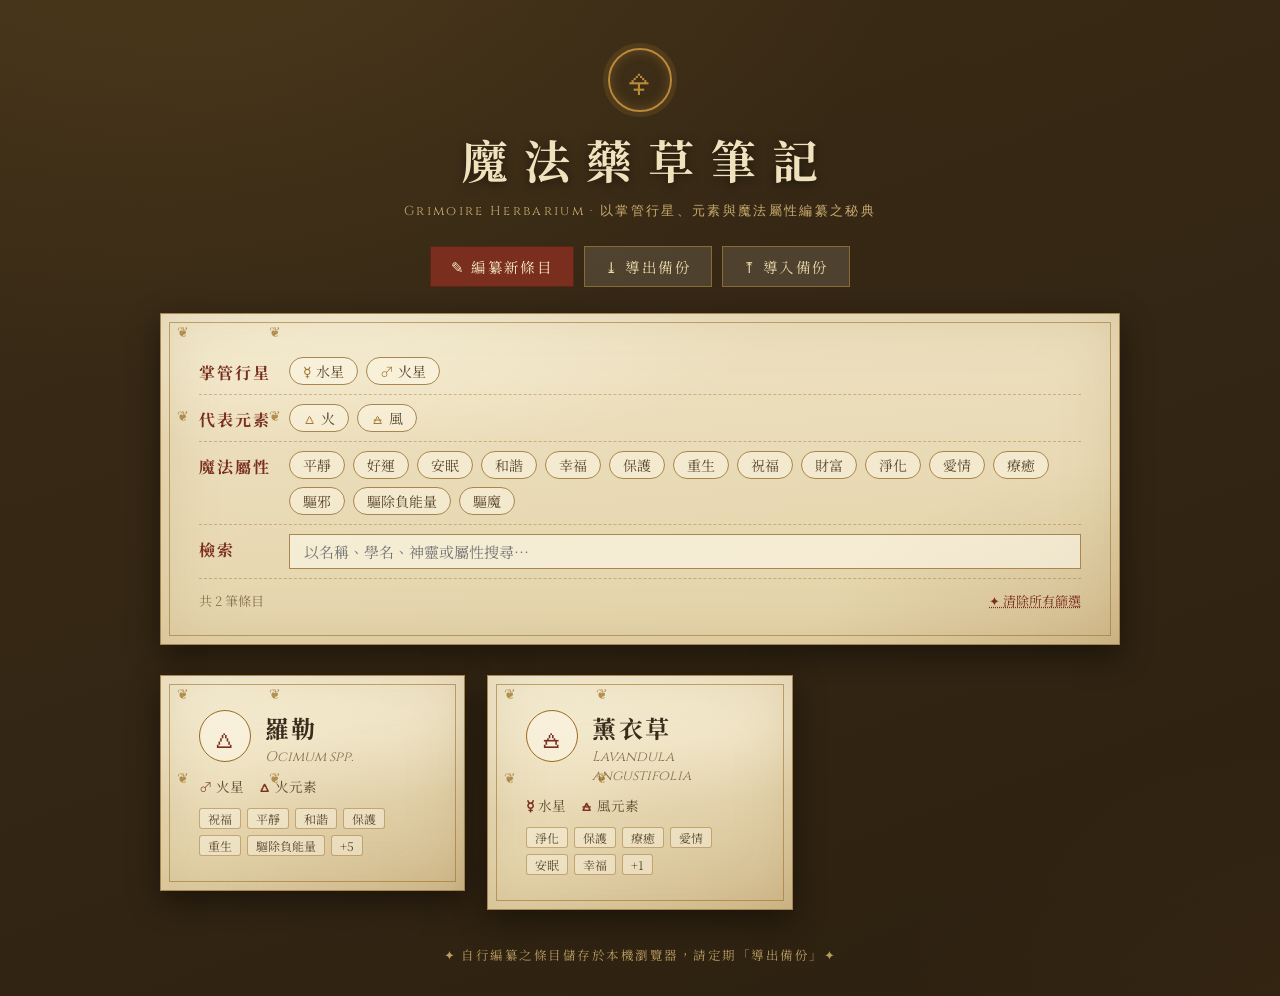
<file: index.html>
<!DOCTYPE html>
<html lang="zh-Hant">
<head>
<meta charset="UTF-8">
<meta name="viewport" content="width=device-width, initial-scale=1.0">
<title>魔法藥草筆記 · Grimoire Herbarium</title>
<link rel="preconnect" href="https://fonts.googleapis.com">
<link rel="preconnect" href="https://fonts.gstatic.com" crossorigin>
<link href="https://fonts.googleapis.com/css2?family=Noto+Serif+TC:wght@400;600;700&family=Cinzel:wght@500;700&display=swap" rel="stylesheet">
<link rel="stylesheet" href="style.css">
</head>
<body data-page="index">
<div class="page-wrap">

  <header class="site-header">
    <div class="alchemy-ring" aria-hidden="true">🜍</div>
    <h1 class="site-title">魔法藥草筆記</h1>
    <p class="site-subtitle">Grimoire Herbarium · 以掌管行星、元素與魔法屬性編纂之秘典</p>
  </header>

  <div class="toolbar">
    <a class="btn" href="edit.html">✎ 編纂新條目</a>
    <button type="button" class="btn ghost" id="btn-export">⤓ 導出備份</button>
    <label class="btn ghost file-btn">⤒ 導入備份<input type="file" id="import-file" accept="application/json,.json" hidden></label>
  </div>

  <section class="paper filter-panel">
    <div class="filter-row">
      <label class="filter-label">掌管行星</label>
      <div class="chips" id="chips-planet"></div>
    </div>
    <div class="filter-row">
      <label class="filter-label">代表元素</label>
      <div class="chips" id="chips-element"></div>
    </div>
    <div class="filter-row">
      <label class="filter-label">魔法屬性</label>
      <div class="chips" id="chips-magicProperties"></div>
    </div>
    <div class="filter-row">
      <label class="filter-label">檢索</label>
      <input type="search" id="search" class="search-input" placeholder="以名稱、學名、神靈或屬性搜尋…">
    </div>
    <div class="filter-meta"><span id="result-count"></span><button id="clear-filters" class="link-btn">✦ 清除所有篩選</button></div>
  </section>

  <main class="herb-grid" id="herb-grid"></main>

  <footer class="site-footer">✦ 自行編纂之條目儲存於本機瀏覽器，請定期「導出備份」✦</footer>
</div>

<script src="herbs.js"></script>
<script src="app.js"></script>
</body>
</html>
</file>
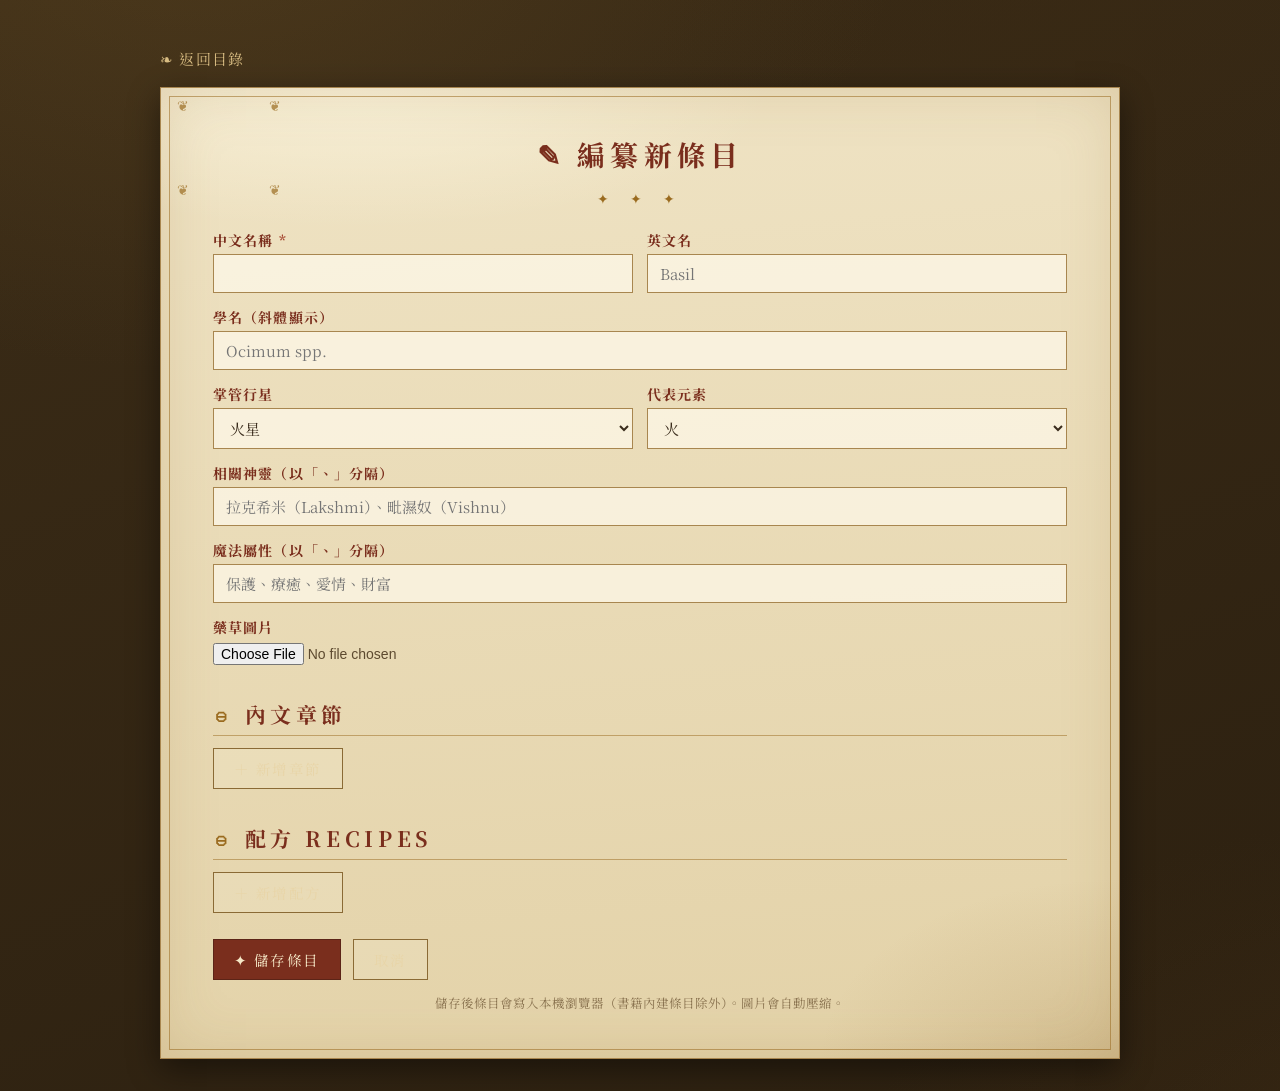
<file: edit.html>
<!DOCTYPE html>
<html lang="zh-Hant">
<head>
<meta charset="UTF-8">
<meta name="viewport" content="width=device-width, initial-scale=1.0">
<title>編纂條目 · 魔法藥草筆記</title>
<link rel="preconnect" href="https://fonts.googleapis.com">
<link rel="preconnect" href="https://fonts.gstatic.com" crossorigin>
<link href="https://fonts.googleapis.com/css2?family=Noto+Serif+TC:wght@400;600;700&family=Cinzel:wght@500;700&display=swap" rel="stylesheet">
<link rel="stylesheet" href="style.css">
</head>
<body data-page="edit">
<div class="page-wrap">

  <nav class="back-nav"><a href="index.html">❧ 返回目錄</a></nav>

  <article class="paper herb-article">
    <h1 class="editor-title" id="editor-title">✎ 編纂新條目</h1>
    <div class="divider-orn">✦ ✦ ✦</div>

    <form id="editor-form" novalidate>
      <div class="form-row two-col">
        <div class="field"><label>中文名稱 <b class="req">*</b></label><input type="text" id="f-name"></div>
        <div class="field"><label>英文名</label><input type="text" id="f-english" placeholder="Basil"></div>
      </div>
      <div class="field"><label>學名（斜體顯示）</label><input type="text" id="f-latin" placeholder="Ocimum spp."></div>

      <div class="form-row two-col">
        <div class="field">
          <label>掌管行星</label>
          <select id="f-planet">
            <option>太陽</option><option>月亮</option><option>水星</option><option>金星</option>
            <option selected>火星</option><option>木星</option><option>土星</option>
          </select>
        </div>
        <div class="field">
          <label>代表元素</label>
          <select id="f-element">
            <option selected>火</option><option>水</option><option>風</option><option>土</option>
          </select>
        </div>
      </div>

      <div class="field"><label>相關神靈（以「、」分隔）</label>
        <input type="text" id="f-deities" placeholder="拉克希米（Lakshmi）、毗濕奴（Vishnu）"></div>
      <div class="field"><label>魔法屬性（以「、」分隔）</label>
        <input type="text" id="f-props" placeholder="保護、療癒、愛情、財富"></div>

      <div class="field">
        <label>藥草圖片</label>
        <input type="file" id="f-image" accept="image/*">
        <div id="img-preview" class="img-preview"></div>
      </div>

      <h2 class="section-title">內文章節</h2>
      <div id="sections-list"></div>
      <button type="button" class="btn ghost" id="add-section">＋ 新增章節</button>

      <h2 class="section-title">配方 RECIPES</h2>
      <div id="recipes-list"></div>
      <button type="button" class="btn ghost" id="add-recipe">＋ 新增配方</button>

      <div class="form-actions">
        <button type="submit" class="btn">✦ 儲存條目</button>
        <a class="btn ghost" href="index.html">取消</a>
      </div>
      <p class="form-hint">儲存後條目會寫入本機瀏覽器（書籍內建條目除外）。圖片會自動壓縮。</p>
    </form>
  </article>
</div>

<script src="herbs.js"></script>
<script src="app.js"></script>
</body>
</html>
</file>
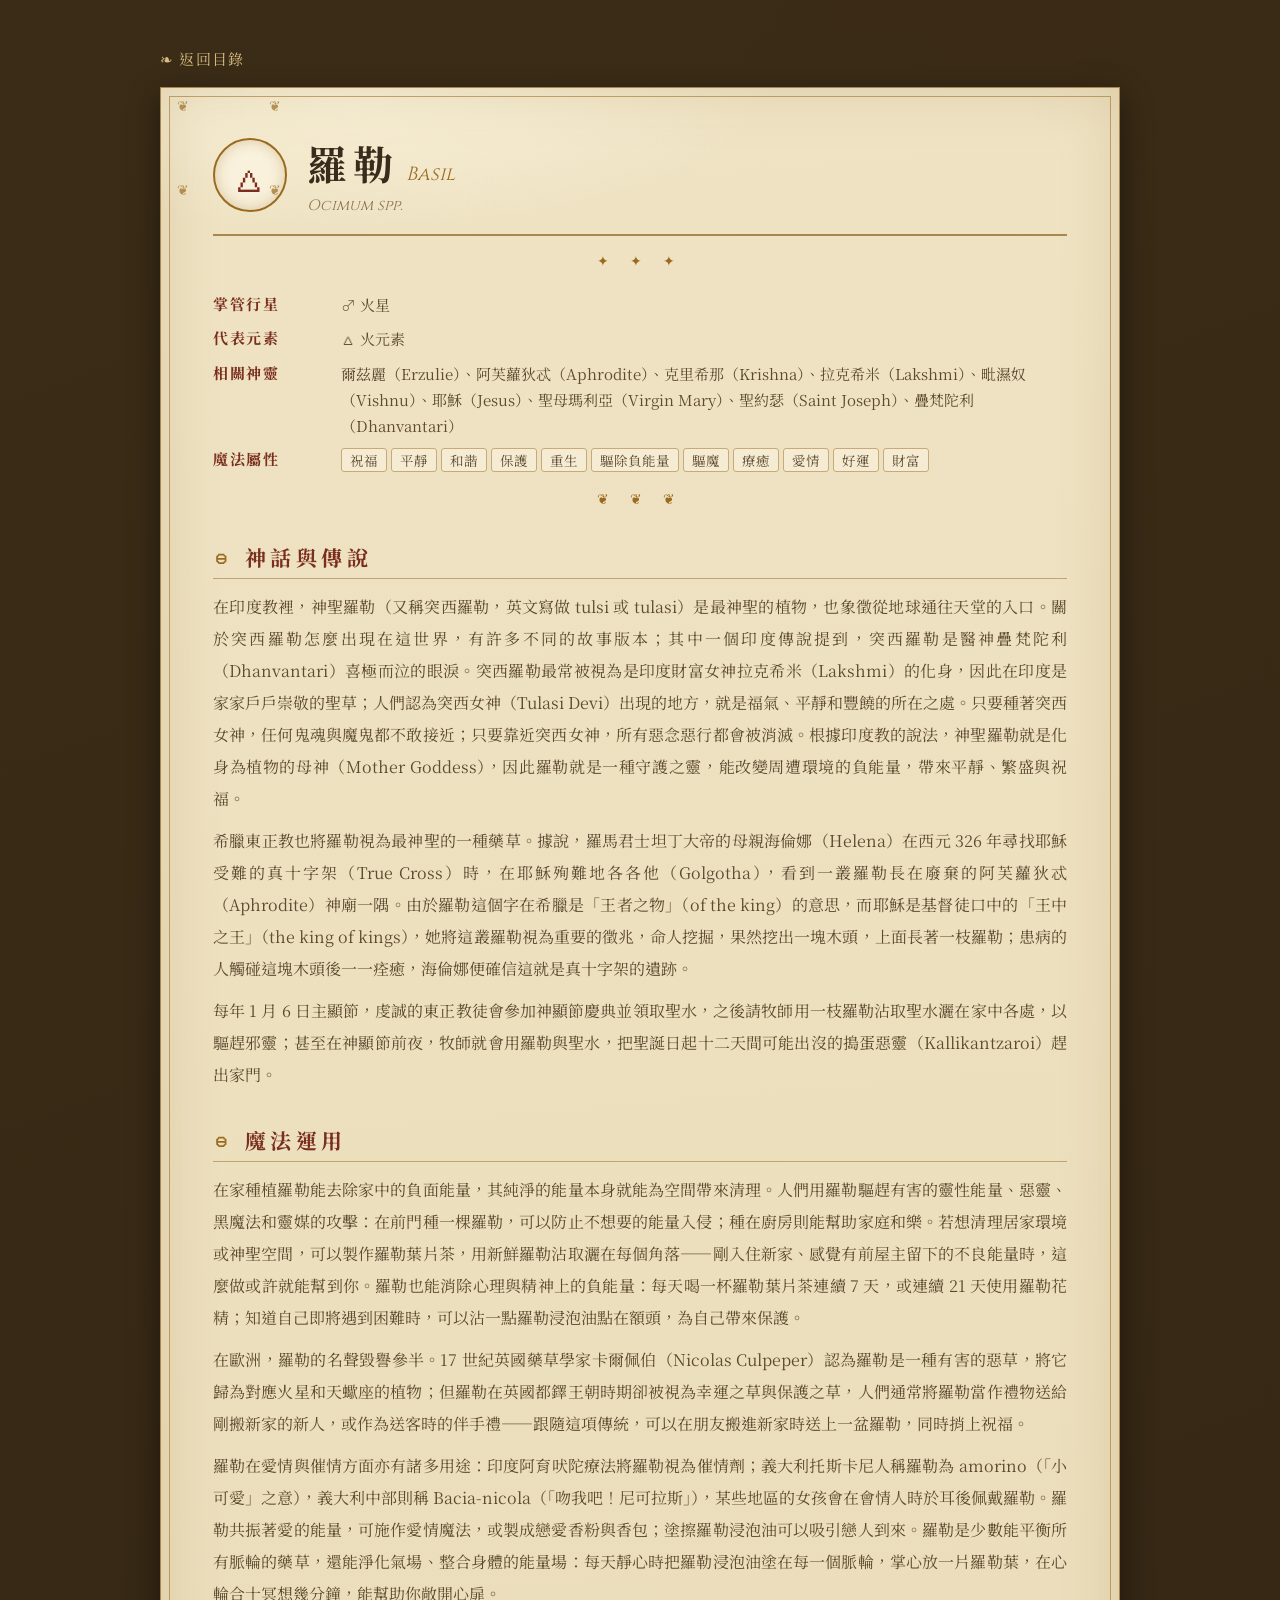
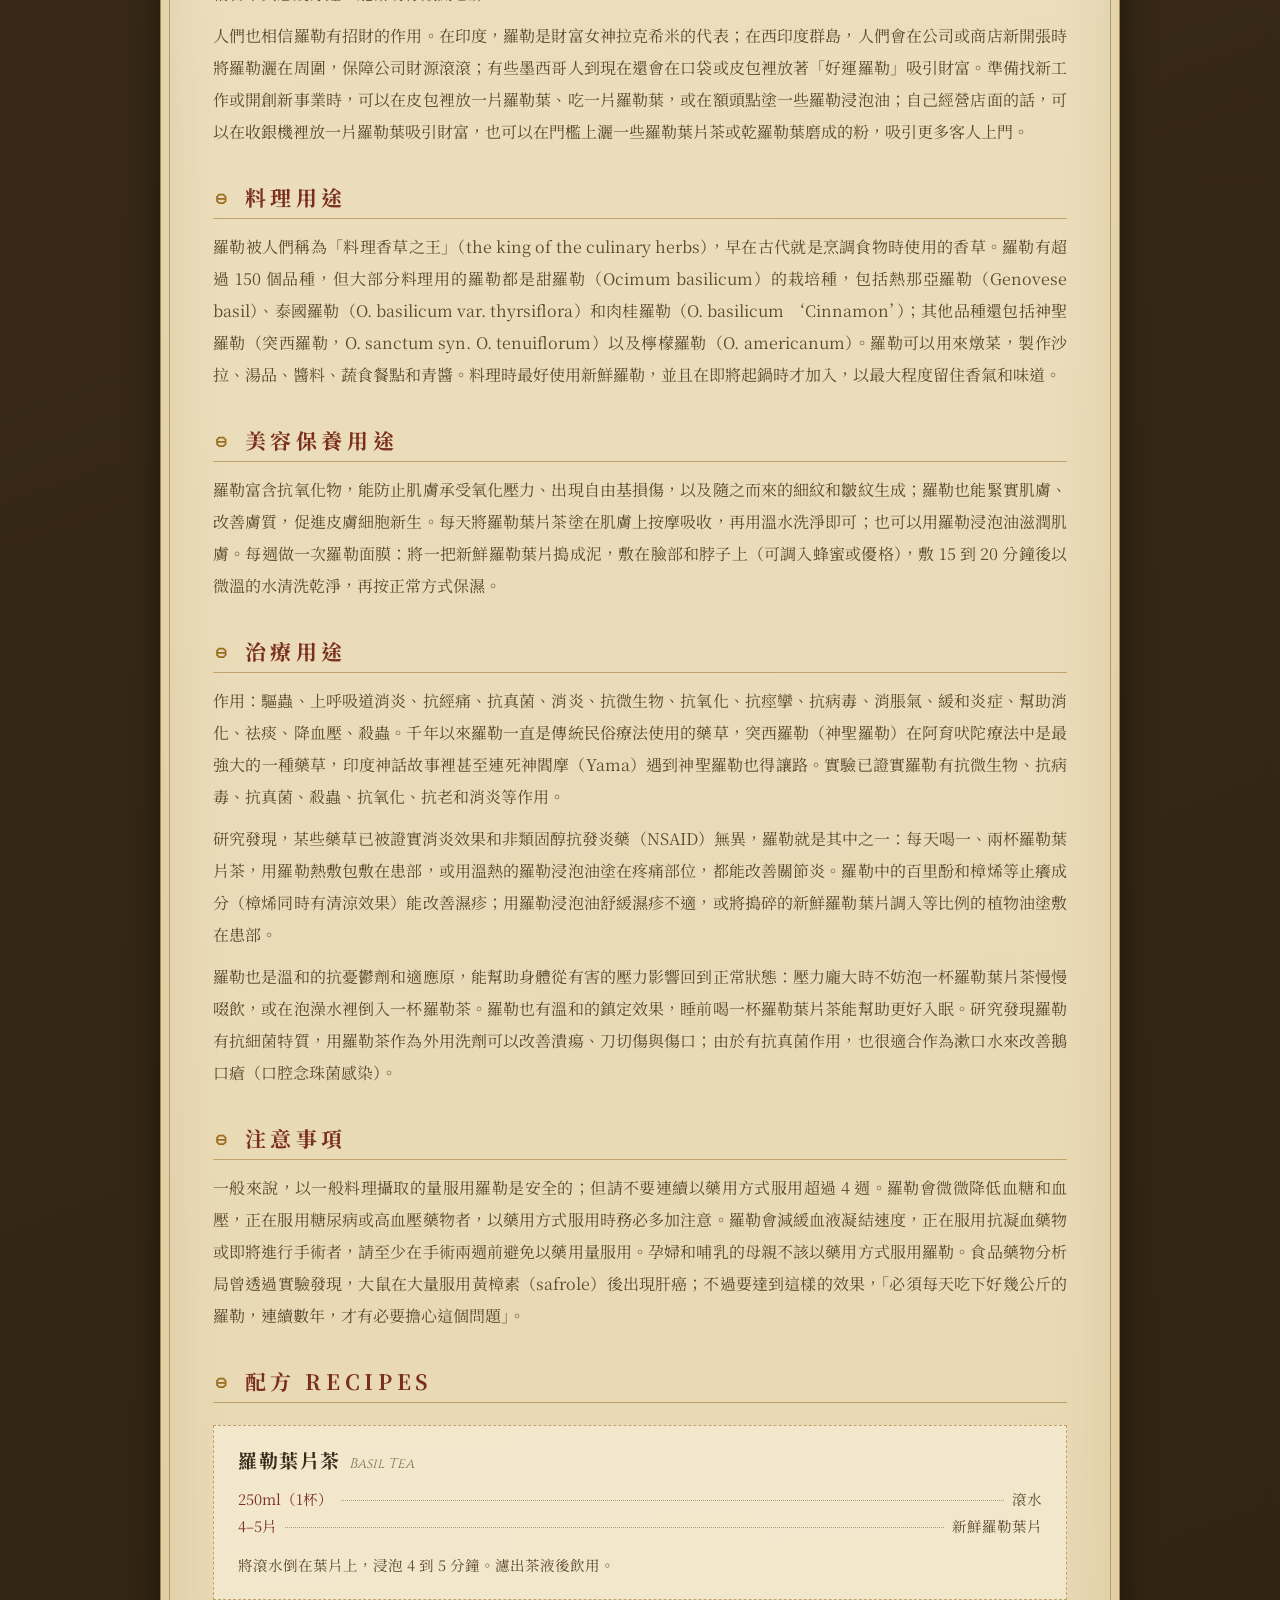
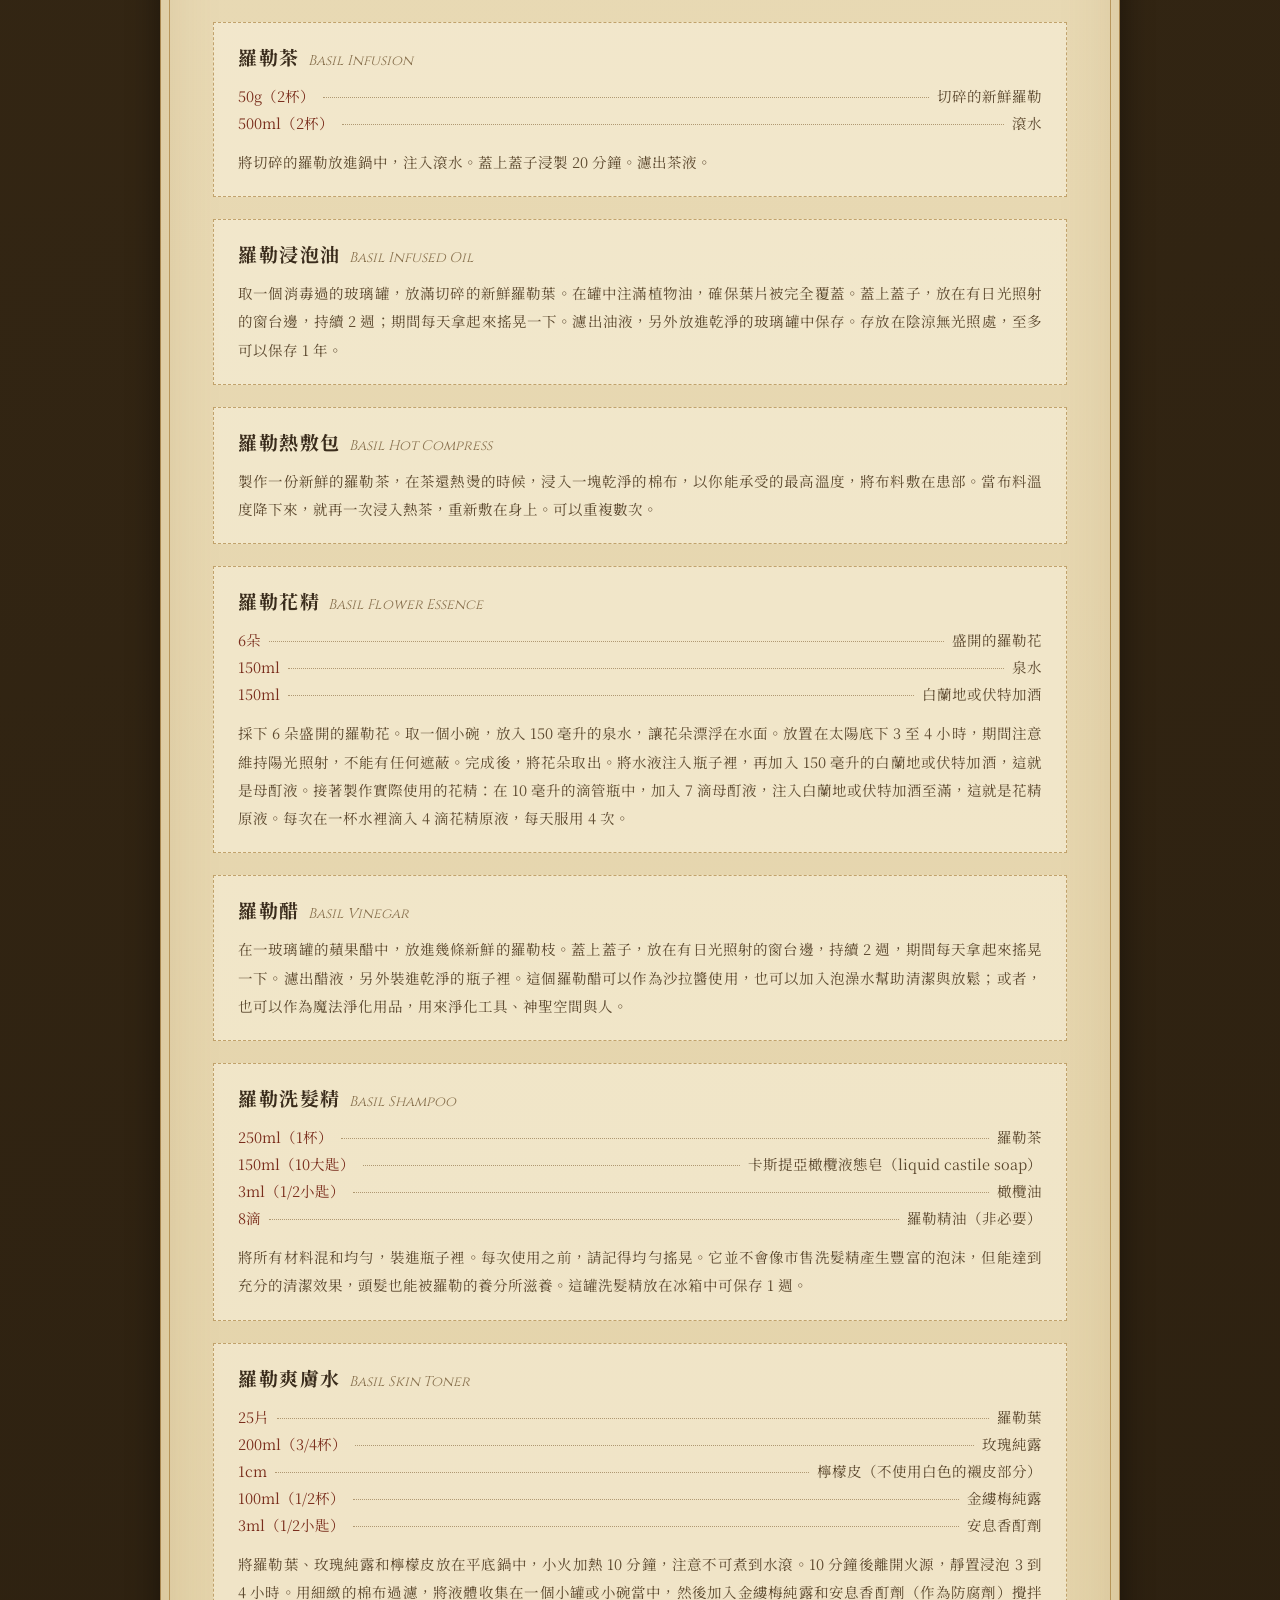
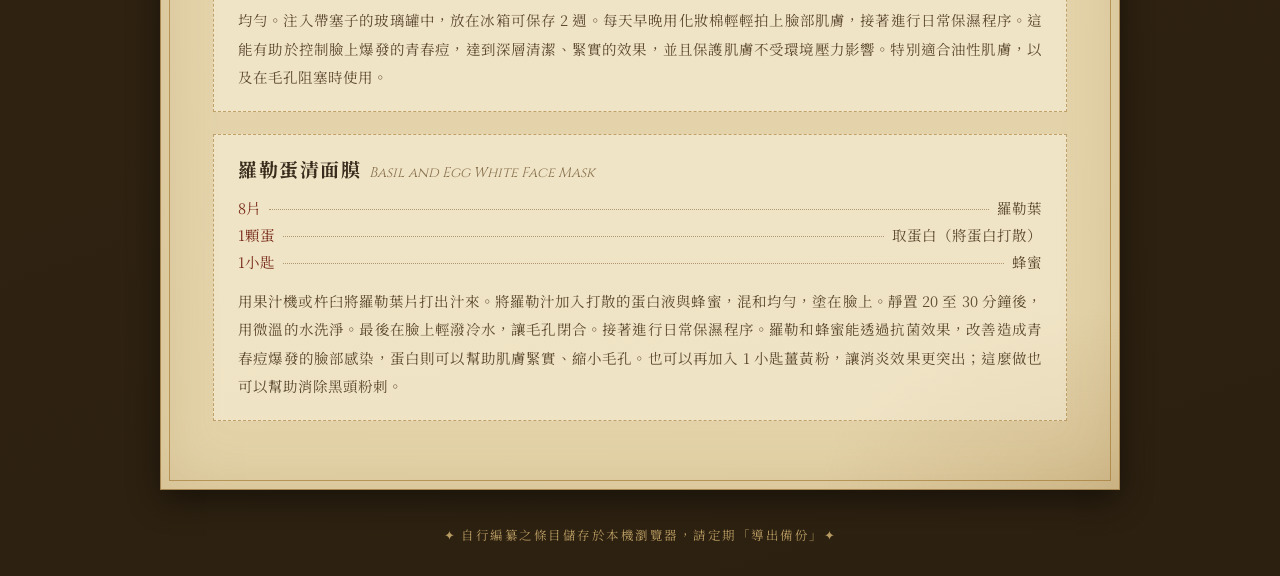
<file: herb.html>
<!DOCTYPE html>
<html lang="zh-Hant">
<head>
<meta charset="UTF-8">
<meta name="viewport" content="width=device-width, initial-scale=1.0">
<title>藥草條目 · 魔法藥草筆記</title>
<link rel="preconnect" href="https://fonts.googleapis.com">
<link rel="preconnect" href="https://fonts.gstatic.com" crossorigin>
<link href="https://fonts.googleapis.com/css2?family=Noto+Serif+TC:wght@400;600;700&family=Cinzel:wght@500;700&display=swap" rel="stylesheet">
<link rel="stylesheet" href="style.css">
</head>
<body data-page="herb">
<div class="page-wrap">

  <nav class="back-nav">
    <a href="index.html">❧ 返回目錄</a>
    <span id="herb-actions" class="herb-actions"></span>
  </nav>

  <article id="herb-article" class="paper herb-article"><!-- JS 渲染 --></article>

  <footer class="site-footer">✦ 自行編纂之條目儲存於本機瀏覽器，請定期「導出備份」✦</footer>
</div>

<script src="herbs.js"></script>
<script src="app.js"></script>
</body>
</html>
</file>
<file: style.css>
/* ============ 羊皮紙 × 煉金術 ============ */
:root{
  --ink:#3a2c1c;
  --ink-soft:#5d4a30;
  --faded:#8a7350;
  --gold:#9a6b1f;
  --gold-soft:#b98a3a;
  --paper:#efe3c4;
  --paper-deep:#e3d2a8;
  --edge:#a8864f;
  --seal:#7a2e1d;
}
*{box-sizing:border-box;margin:0;padding:0;}
html{scroll-behavior:smooth;}
body{
  font-family:"Noto Serif TC",serif;
  color:var(--ink);
  background:
    radial-gradient(1200px 800px at 15% -10%, rgba(120,90,40,.28), transparent 60%),
    radial-gradient(1000px 700px at 110% 110%, rgba(80,55,25,.30), transparent 55%),
    radial-gradient(700px 500px at 80% 0%, rgba(60,40,15,.18), transparent 60%),
    linear-gradient(160deg,#3b2c17 0%,#2c2010 100%);
  min-height:100vh;
}
.page-wrap{max-width:1000px;margin:0 auto;padding:48px 20px 32px;}

/* ---------- 頁首 ---------- */
.site-header{text-align:center;margin-bottom:26px;color:var(--paper);}
.alchemy-ring{
  width:64px;height:64px;margin:0 auto 14px;
  display:flex;align-items:center;justify-content:center;
  font-size:34px;color:var(--gold-soft);
  border:2px solid var(--gold-soft);border-radius:50%;
  box-shadow:0 0 0 5px rgba(185,138,58,.15), inset 0 0 12px rgba(185,138,58,.35);
}
.site-title{
  font-size:clamp(30px,5vw,46px);letter-spacing:.35em;text-indent:.35em;
  color:#f0e2bd;text-shadow:0 2px 10px rgba(0,0,0,.5);
}
.site-subtitle{
  margin-top:10px;font-family:"Cinzel",serif;font-size:13px;letter-spacing:.18em;
  color:#c9ab6e;
}

/* ---------- 工具列 ---------- */
.toolbar{display:flex;gap:10px;flex-wrap:wrap;justify-content:center;margin-bottom:26px;}
.btn{
  display:inline-block;font-family:inherit;font-size:14.5px;letter-spacing:.1em;
  color:#f6e9c8;background:var(--seal);border:1px solid #5c2417;
  padding:9px 20px;cursor:pointer;text-decoration:none;text-align:center;
  transition:all .15s ease;
}
.btn:hover{background:#93391f;transform:translateY(-1px);}
.btn.ghost{background:rgba(255,250,235,.12);color:#e8d5a8;border:1px solid #8a6a35;}
.btn.ghost:hover{background:rgba(255,250,235,.22);}
.file-btn{position:relative;}

/* ---------- 羊皮紙卡片 ---------- */
.paper{
  position:relative;
  background:
    radial-gradient(600px 200px at 20% 0%, rgba(255,250,230,.55), transparent 70%),
    radial-gradient(500px 300px at 100% 100%, rgba(150,110,50,.20), transparent 60%),
    linear-gradient(175deg,var(--paper) 0%,var(--paper-deep) 100%);
  border:1px solid var(--edge);
  box-shadow:0 10px 30px rgba(0,0,0,.45), inset 0 0 60px rgba(140,100,40,.18);
  padding:34px 38px;
}
.paper::before{content:"";position:absolute;inset:8px;pointer-events:none;border:1px solid rgba(154,107,31,.55);}
.paper::after{
  content:"❦                    ❦\A\A\A\A\A\A❦                    ❦";
  white-space:pre;position:absolute;inset:10px 16px;pointer-events:none;
  color:rgba(154,107,31,.7);font-size:14px;line-height:1;
}

/* ---------- 篩選面板 ---------- */
.filter-panel{margin-bottom:30px;}
.filter-row{display:flex;gap:14px;align-items:flex-start;padding:9px 0;border-bottom:1px dashed rgba(154,107,31,.4);}
.filter-row:last-of-type{border-bottom:none;}
.filter-label{flex:0 0 76px;font-weight:700;color:var(--seal);letter-spacing:.12em;padding-top:4px;}
.chips{display:flex;flex-wrap:wrap;gap:8px;}
.chip{
  font-family:inherit;font-size:14px;color:var(--ink-soft);
  background:rgba(255,250,235,.45);
  border:1px solid var(--edge);border-radius:999px;
  padding:3px 13px;cursor:pointer;transition:all .15s ease;
}
.chip:hover{background:rgba(255,246,220,.9);transform:translateY(-1px);}
.chip.active{background:var(--seal);color:#f6e9c8;border-color:var(--seal);box-shadow:0 2px 6px rgba(122,46,29,.4);}
.chip .sym{color:var(--gold);margin-right:4px;}
.chip.active .sym{color:#f0c96a;}
.search-input{
  flex:1;font-family:inherit;font-size:15px;color:var(--ink);
  background:rgba(255,250,235,.6);border:1px solid var(--edge);
  padding:6px 14px;outline:none;
}
.search-input:focus{border-color:var(--seal);box-shadow:0 0 0 3px rgba(122,46,29,.15);}
.filter-meta{display:flex;justify-content:space-between;align-items:center;margin-top:12px;font-size:13px;color:var(--faded);}
.link-btn{font-family:inherit;background:none;border:none;color:var(--seal);cursor:pointer;font-size:13px;text-decoration:underline dotted;}
.link-btn:hover{color:#a03d27;}

/* ---------- 藥草卡片格 ---------- */
.herb-grid{display:grid;grid-template-columns:repeat(auto-fill,minmax(290px,1fr));gap:22px;}
.herb-card{cursor:pointer;transition:transform .18s ease;}
.herb-card:hover{transform:translateY(-4px) rotate(-.3deg);}
.herb-card:hover .paper{box-shadow:0 16px 38px rgba(0,0,0,.55), inset 0 0 60px rgba(140,100,40,.22);}
.card-head{display:flex;align-items:flex-start;gap:14px;}
.card-sigil{
  flex:0 0 52px;height:52px;border:1.5px solid var(--gold);border-radius:50%;
  display:flex;align-items:center;justify-content:center;
  font-size:26px;color:var(--seal);background:rgba(255,250,235,.5);
}
.card-name{font-size:24px;font-weight:700;letter-spacing:.1em;}
.card-latin{font-family:"Cinzel",serif;font-style:italic;font-size:14px;color:var(--faded);margin-top:2px;}
.card-meta{margin-top:10px;font-size:13.5px;color:var(--ink-soft);display:flex;gap:14px;flex-wrap:wrap;align-items:center;}
.card-meta b{color:var(--seal);font-weight:600;}
.card-props{margin-top:12px;display:flex;flex-wrap:wrap;gap:6px;}
.tag{
  font-size:12px;color:var(--ink-soft);
  border:1px solid rgba(154,107,31,.5);border-radius:3px;
  padding:1px 8px;background:rgba(255,250,235,.4);
}
.mini-link{font-size:13px;color:var(--seal);text-decoration:underline dotted;margin-left:auto;}
button.mini-link{background:none;border:none;cursor:pointer;font-family:inherit;margin-left:8px;}
.mini-link:hover{color:#a03d27;}
.mini-link.danger{color:#8c2f1b;}

/* ---------- 詳情頁 ---------- */
.back-nav{margin-bottom:18px;display:flex;align-items:center;gap:14px;flex-wrap:wrap;}
.back-nav a{color:#d8bc82;text-decoration:none;font-size:15px;letter-spacing:.08em;}
.back-nav a:hover{color:#f0d79e;}
.herb-actions{display:flex;gap:6px;align-items:center;}
.herb-article{padding:46px 52px;}
.herb-title-row{display:flex;align-items:center;gap:20px;flex-wrap:wrap;border-bottom:2px solid var(--edge);padding-bottom:18px;margin-bottom:8px;}
.herb-sigil{
  width:74px;height:74px;border:2px solid var(--gold);border-radius:50%;
  display:flex;align-items:center;justify-content:center;
  font-size:38px;color:var(--seal);background:rgba(255,250,235,.55);
  box-shadow:inset 0 0 14px rgba(154,107,31,.3);
}
.herb-name{font-size:clamp(30px,4.5vw,40px);font-weight:700;letter-spacing:.14em;}
.herb-en{font-family:"Cinzel",serif;font-style:italic;font-size:19px;color:var(--gold);margin-left:8px;}
.herb-latin{font-family:"Cinzel",serif;font-style:italic;font-size:15px;color:var(--faded);margin-top:4px;}
.divider-orn{text-align:center;color:var(--gold);letter-spacing:.6em;font-size:14px;margin:14px 0 22px;}
.herb-photo{
  display:block;max-width:min(420px,100%);max-height:420px;object-fit:cover;
  margin:6px auto 24px;border:1px solid var(--edge);
  box-shadow:0 6px 18px rgba(60,40,15,.35), 0 0 0 6px rgba(255,250,235,.35);
  filter:sepia(.18) saturate(.92);
}
.meta-table{display:grid;grid-template-columns:110px 1fr;gap:8px 18px;font-size:15px;margin-bottom:8px;}
.meta-table dt{font-weight:700;color:var(--seal);letter-spacing:.1em;padding-top:1px;}
.meta-table dd{color:var(--ink-soft);line-height:1.75;}

.section-title{
  font-size:21px;letter-spacing:.22em;color:var(--seal);
  margin:34px 0 12px;padding-bottom:6px;
  border-bottom:1px solid rgba(154,107,31,.5);
  display:flex;align-items:center;gap:10px;
}
.section-title::before{content:"🜔";color:var(--gold);font-size:17px;}
.herb-section p{margin:10px 0;line-height:2;text-align:justify;color:var(--ink-soft);}

/* 配方 */
.recipe{margin:22px 0;padding:20px 24px;background:rgba(255,250,235,.42);border:1px dashed rgba(154,107,31,.55);}
.recipe-name{font-size:19px;font-weight:700;color:var(--ink);letter-spacing:.08em;}
.recipe-en{font-family:"Cinzel",serif;font-style:italic;font-size:14px;color:var(--faded);margin-left:8px;}
.recipe-ing{list-style:none;margin:12px 0;}
.recipe-ing li{display:flex;align-items:baseline;gap:8px;padding:3px 0;font-size:14.5px;color:var(--ink-soft);}
.ing-amt{color:var(--seal);white-space:nowrap;}
.ing-dots{flex:1;border-bottom:1.5px dotted rgba(122,90,45,.55);transform:translateY(-4px);}
.recipe-steps{font-size:14.5px;line-height:1.95;color:var(--ink-soft);text-align:justify;}
.note-box{
  margin-top:12px;padding:16px 20px;font-size:14px;line-height:1.9;
  background:rgba(122,46,29,.07);border-left:3px solid var(--seal);color:var(--ink-soft);
}

/* ---------- 編輯器 ---------- */
.editor-title{font-size:28px;letter-spacing:.18em;color:var(--seal);text-align:center;}
#editor-form .field{margin-bottom:14px;}
#editor-form label{display:block;font-size:14px;font-weight:700;color:var(--seal);letter-spacing:.08em;margin-bottom:4px;}
.req{color:#a03d27;}
#editor-form input[type=text], #editor-form select, #editor-form textarea{
  width:100%;font-family:inherit;font-size:15px;color:var(--ink);
  background:rgba(255,250,235,.7);border:1px solid var(--edge);
  padding:8px 12px;outline:none;
}
#editor-form input:focus, #editor-form select:focus, #editor-form textarea:focus{
  border-color:var(--seal);box-shadow:0 0 0 3px rgba(122,46,29,.12);
}
#editor-form textarea{resize:vertical;line-height:1.9;}
.form-row.two-col{display:grid;grid-template-columns:1fr 1fr;gap:14px;}
.subitem{position:relative;border:1px dashed rgba(154,107,31,.55);padding:16px 16px 6px;margin:12px 0;background:rgba(255,250,235,.35);}
.remove-btn{
  position:absolute;top:8px;right:10px;font-family:inherit;
  background:none;border:none;color:#8c2f1b;cursor:pointer;font-size:15px;
}
.remove-btn:hover{color:#a03d27;}
#sections-list, #recipes-list{margin-bottom:12px;}
.form-actions{display:flex;gap:12px;margin-top:26px;flex-wrap:wrap;}
.form-hint{margin-top:14px;font-size:12.5px;color:var(--faded);text-align:center;}
.img-preview{margin-top:8px;}
.img-preview img{
  display:block;max-width:260px;border:1px solid var(--edge);
  box-shadow:0 4px 12px rgba(60,40,15,.3);margin-bottom:6px;
}
#f-image{font-size:14px;color:var(--ink-soft);}

.site-footer{text-align:center;color:#b99c62;font-size:12.5px;letter-spacing:.12em;margin-top:36px;}

@media (max-width:640px){
  .paper{padding:26px 22px;}
  .herb-article{padding:32px 22px;}
  .filter-row{flex-direction:column;gap:8px;}
  .meta-table{grid-template-columns:1fr;gap:2px;}
  .meta-table dt{margin-top:8px;}
  .form-row.two-col{grid-template-columns:1fr;}
}
</file>
